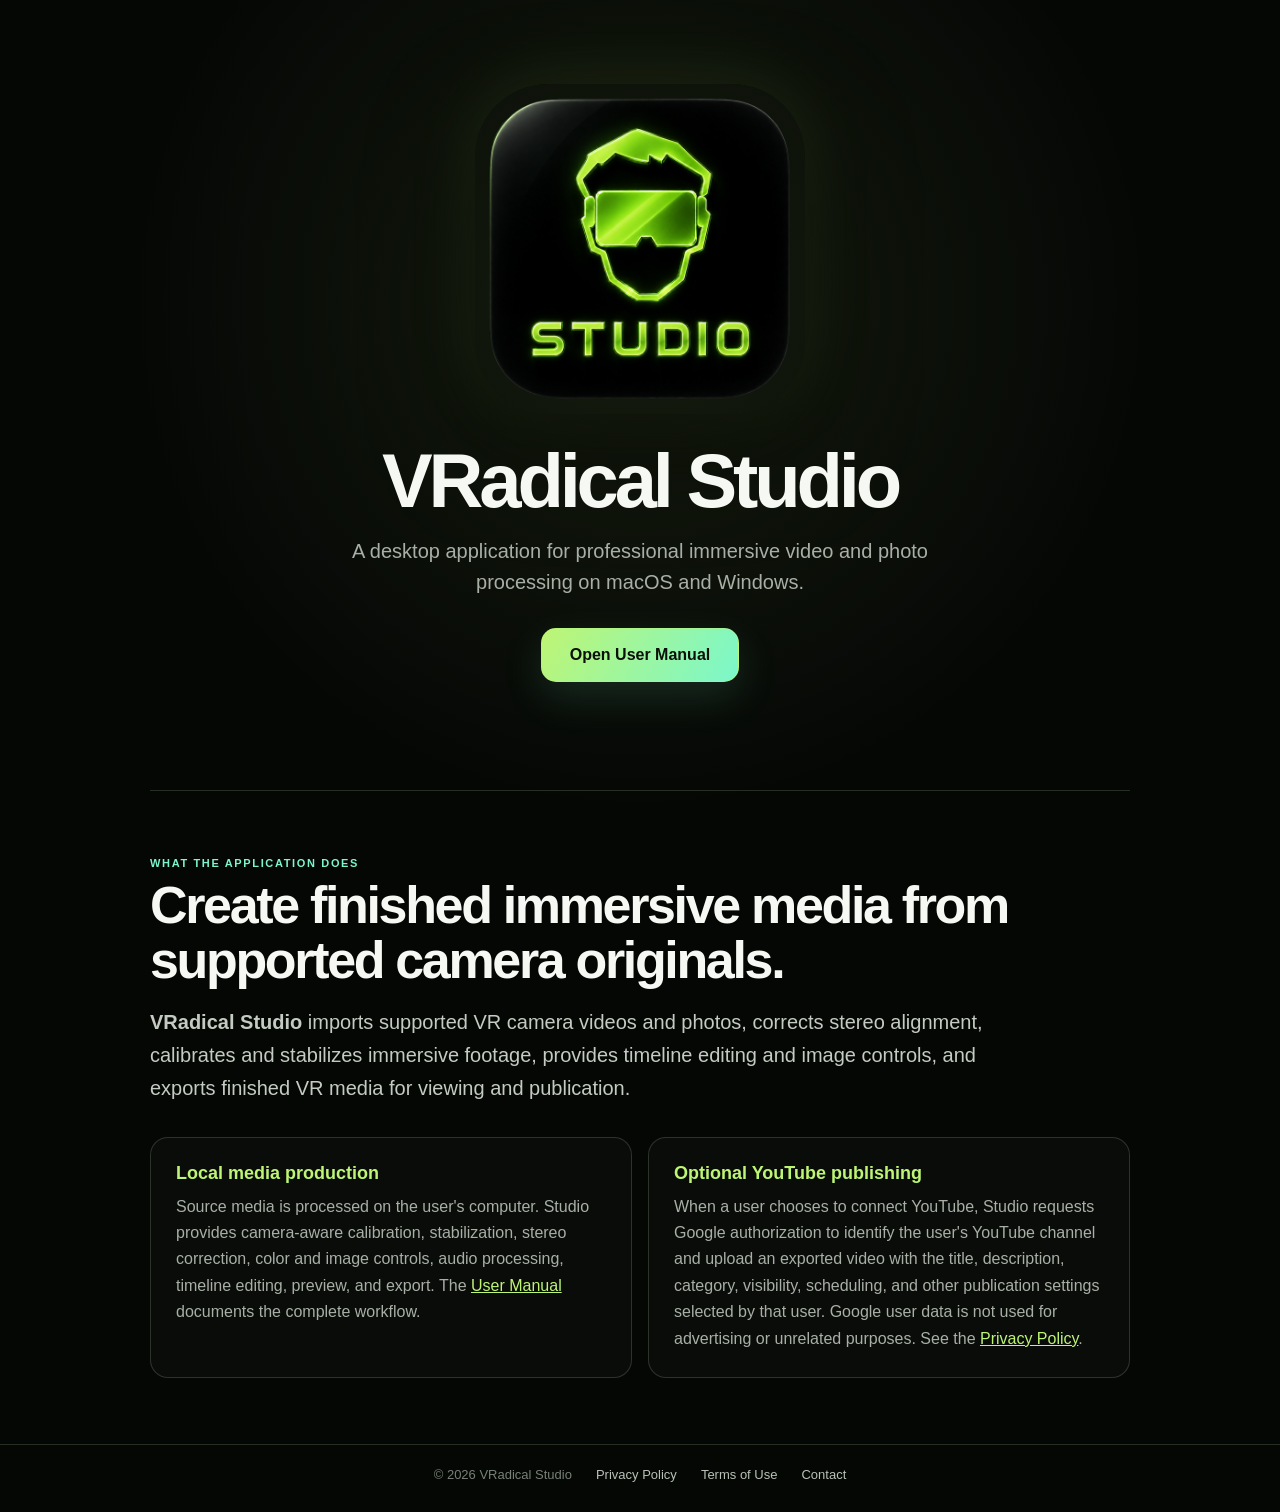
<file: index.html>
<!doctype html>
<html lang="en">
<head>
  <meta charset="utf-8">
  <meta name="viewport" content="width=device-width, initial-scale=1">
  <meta name="color-scheme" content="dark">
  <meta name="application-name" content="VRadical Studio">
  <meta name="description" content="VRadical Studio is a desktop application for calibrating, stabilizing, editing, exporting, and publishing immersive VR video and photos on macOS and Windows.">
  <meta name="google-site-verification" content="WB7hEEY9IKajRSVUdWCYzg2ljHeq5scECKU6FnV0sSU">
  <meta property="og:type" content="website">
  <meta property="og:site_name" content="VRadical Studio">
  <meta property="og:title" content="VRadical Studio">
  <meta property="og:description" content="Professional VR video and photo calibration, stabilization, editing, export, and optional YouTube publishing for macOS and Windows.">
  <meta property="og:url" content="https://studio.vradical.app/">
  <meta property="og:image" content="https://studio.vradical.app/assets/vradical-studio-icon.png">
  <link rel="canonical" href="https://studio.vradical.app/">
  <link rel="icon" type="image/png" href="assets/vradical-studio-icon.png">
  <title>VRadical Studio</title>
  <script type="application/ld+json">
  {
    "@context": "https://schema.org",
    "@type": "SoftwareApplication",
    "name": "VRadical Studio",
    "url": "https://studio.vradical.app/",
    "image": "https://studio.vradical.app/assets/vradical-studio-icon.png",
    "applicationCategory": "MultimediaApplication",
    "operatingSystem": "macOS, Windows",
    "description": "VRadical Studio is a desktop application for calibrating, stabilizing, editing, exporting, and publishing immersive VR video and photos."
  }
  </script>
  <style>
    :root {
      --ink: #f5f8f3;
      --muted: #a8b0a6;
      --line: rgba(215, 255, 199, .16);
      --accent: #bef574;
      --accent-2: #7bf7cb;
    }

    * { box-sizing: border-box; }

    html, body { min-height: 100%; }

    body {
      margin: 0;
      color: var(--ink);
      background:
        radial-gradient(circle at 50% 20%, rgba(190, 245, 116, .09), transparent 32rem),
        #050705;
      font-family: Inter, ui-sans-serif, -apple-system, BlinkMacSystemFont, "Segoe UI", sans-serif;
    }

    .page {
      min-height: 100vh;
      display: grid;
      grid-template-rows: auto auto;
    }

    main {
      padding: clamp(36px, 7vw, 84px) 24px 46px;
    }

    .hero {
      width: min(760px, 100%);
      margin: 0 auto;
      text-align: center;
    }

    .studio-icon {
      display: block;
      width: min(330px, 62vw);
      height: auto;
      margin: 0 auto 30px;
      border-radius: 22%;
      filter: none;
      box-shadow: 0 35px 100px rgba(0, 0, 0, .55), 0 0 70px rgba(190, 245, 116, .12);
    }

    h1 {
      margin: 0;
      font-size: clamp(42px, 8vw, 76px);
      line-height: .98;
      letter-spacing: -.055em;
    }

    .tagline {
      max-width: 590px;
      margin: 18px auto 30px;
      color: var(--muted);
      font-size: clamp(16px, 2vw, 20px);
      line-height: 1.55;
    }

    .manual-button {
      display: inline-flex;
      align-items: center;
      justify-content: center;
      min-height: 54px;
      padding: 0 28px;
      border: 1px solid rgba(190, 245, 116, .55);
      border-radius: 15px;
      color: #0b1008;
      background: linear-gradient(120deg, var(--accent), var(--accent-2));
      box-shadow: 0 15px 42px rgba(123, 247, 203, .13);
      font-weight: 850;
      text-decoration: none;
      transition: transform 160ms ease, box-shadow 160ms ease;
    }

    .manual-button:hover { transform: translateY(-2px); box-shadow: 0 20px 50px rgba(123, 247, 203, .2); }
    .manual-button:focus-visible { outline: 3px solid var(--accent); outline-offset: 5px; }

    .purpose {
      width: min(980px, 100%);
      margin: clamp(62px, 9vw, 108px) auto 20px;
      padding-top: clamp(42px, 6vw, 66px);
      border-top: 1px solid var(--line);
    }

    .purpose-label {
      margin: 0 0 9px;
      color: var(--accent-2);
      font-size: 11px;
      font-weight: 850;
      letter-spacing: .15em;
      text-transform: uppercase;
    }

    .purpose h2 {
      margin: 0;
      font-size: clamp(32px, 5vw, 52px);
      line-height: 1.05;
      letter-spacing: -.045em;
    }

    .purpose-intro {
      max-width: 850px;
      margin: 18px 0 32px;
      color: #c4cbc2;
      font-size: clamp(17px, 2vw, 20px);
      line-height: 1.65;
    }

    .purpose-grid {
      display: grid;
      grid-template-columns: repeat(2, minmax(0, 1fr));
      gap: 16px;
    }

    .purpose-card {
      padding: 25px;
      border: 1px solid var(--line);
      border-radius: 18px;
      background: rgba(255, 255, 255, .025);
    }

    .purpose-card h3 {
      margin: 0 0 10px;
      color: var(--accent);
      font-size: 18px;
    }

    .purpose-card p {
      margin: 0;
      color: var(--muted);
      line-height: 1.65;
    }

    .purpose-card a { color: var(--accent); }

    footer {
      display: flex;
      flex-wrap: wrap;
      justify-content: center;
      gap: 10px 24px;
      padding: 22px 24px 30px;
      border-top: 1px solid var(--line);
      color: #788077;
      font-size: 13px;
    }

    footer a { color: #b9c1b7; text-decoration: none; }
    footer a:hover { color: var(--accent); }

    @media (max-width: 700px) {
      .purpose-grid { grid-template-columns: 1fr; }
      .purpose-card { padding: 21px; }
    }

    @media (prefers-reduced-motion: reduce) {
      .manual-button { transition: none; }
    }
  </style>
</head>
<body>
  <div class="page">
    <main>
      <section class="hero" aria-labelledby="page-title">
        <img class="studio-icon" src="assets/vradical-studio-icon.png" alt="VRadical Studio app icon">
        <h1 id="page-title">VRadical Studio</h1>
        <p class="tagline">A desktop application for professional immersive video and photo processing on macOS and Windows.</p>
        <a class="manual-button" href="manual/">Open User Manual</a>
      </section>
      <section class="purpose" aria-labelledby="purpose-title">
        <p class="purpose-label">What the application does</p>
        <h2 id="purpose-title">Create finished immersive media from supported camera originals.</h2>
        <p class="purpose-intro"><strong>VRadical Studio</strong> imports supported VR camera videos and photos, corrects stereo alignment, calibrates and stabilizes immersive footage, provides timeline editing and image controls, and exports finished VR media for viewing and publication.</p>
        <div class="purpose-grid">
          <article class="purpose-card">
            <h3>Local media production</h3>
            <p>Source media is processed on the user's computer. Studio provides camera-aware calibration, stabilization, stereo correction, color and image controls, audio processing, timeline editing, preview, and export. The <a href="manual/">User Manual</a> documents the complete workflow.</p>
          </article>
          <article class="purpose-card">
            <h3>Optional YouTube publishing</h3>
            <p>When a user chooses to connect YouTube, Studio requests Google authorization to identify the user's YouTube channel and upload an exported video with the title, description, category, visibility, scheduling, and other publication settings selected by that user. Google user data is not used for advertising or unrelated purposes. See the <a href="privacy/">Privacy Policy</a>.</p>
          </article>
        </div>
      </section>
    </main>
    <footer>
      <span>&copy; 2026 VRadical Studio</span>
      <a href="privacy/">Privacy Policy</a>
      <a href="terms/">Terms of Use</a>
      <a href="mailto:cheloute.vr@gmail.com">Contact</a>
    </footer>
  </div>
</body>
</html>
</file>
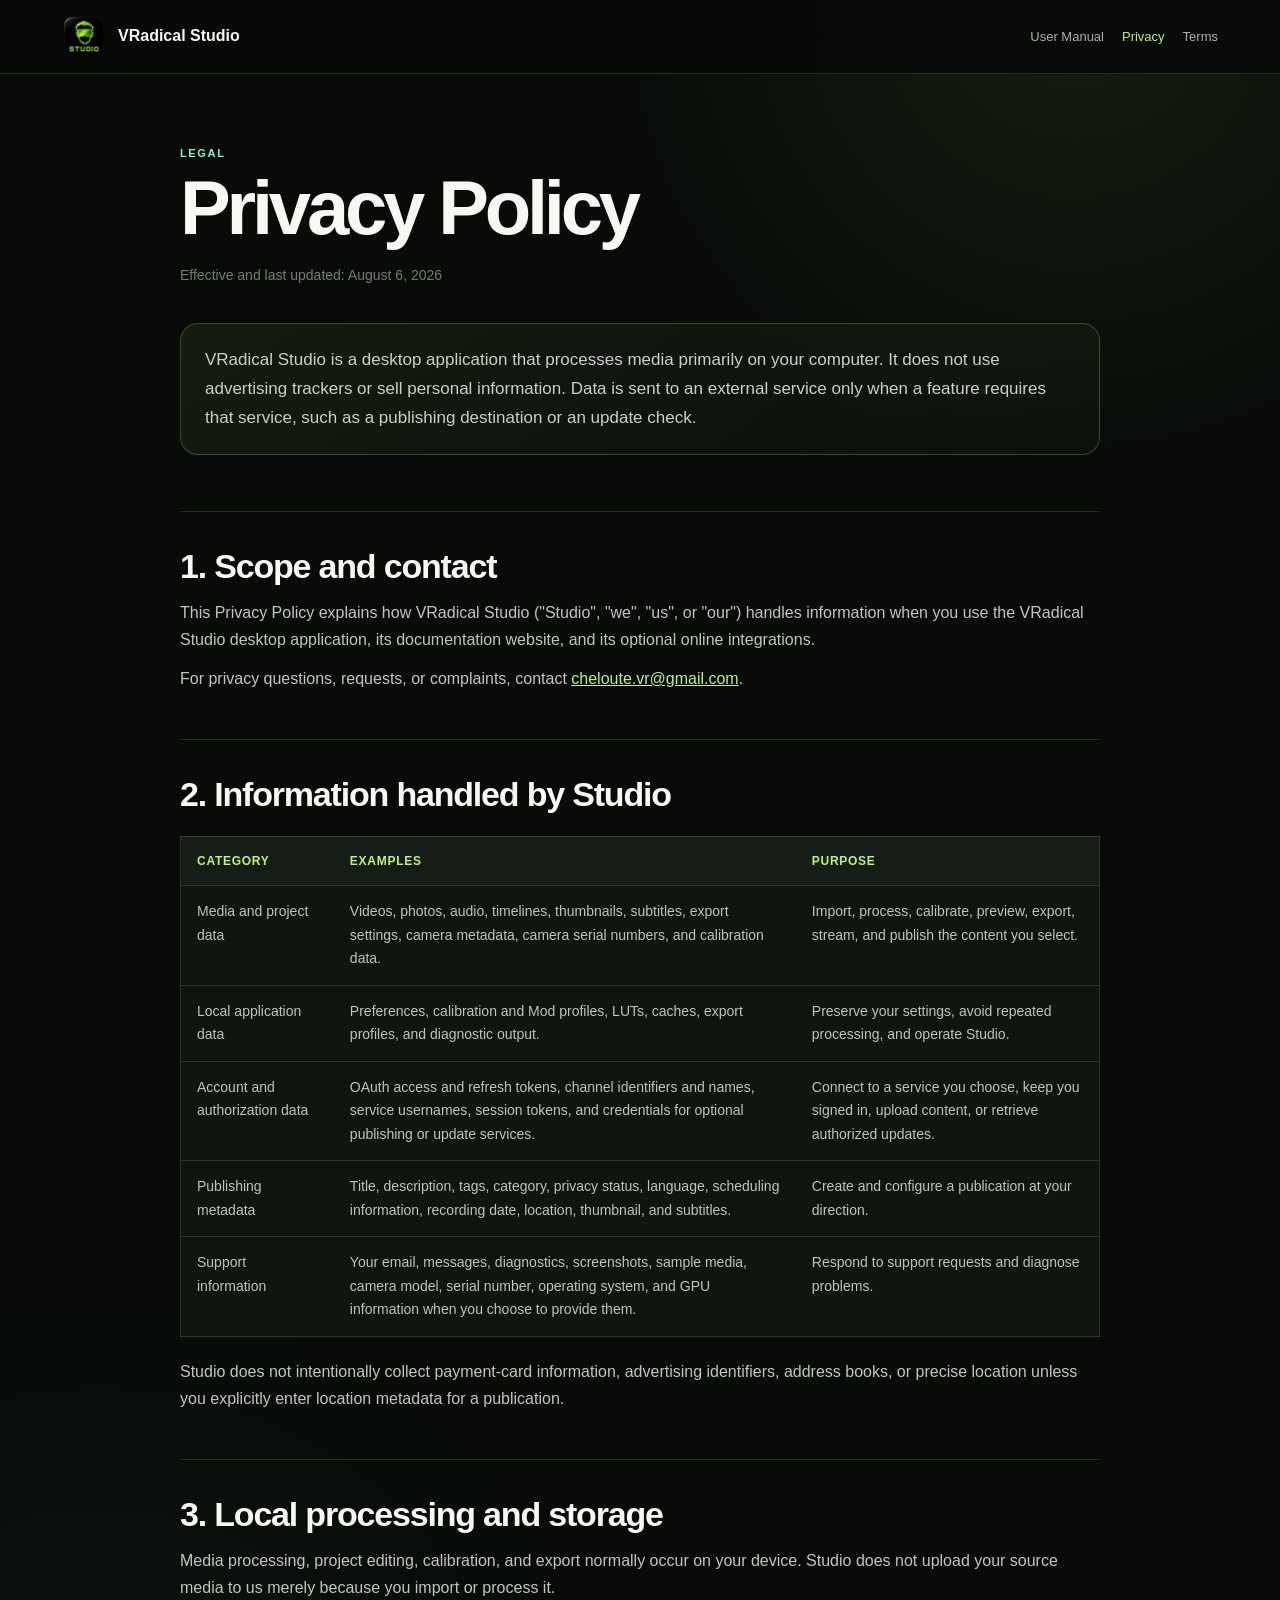
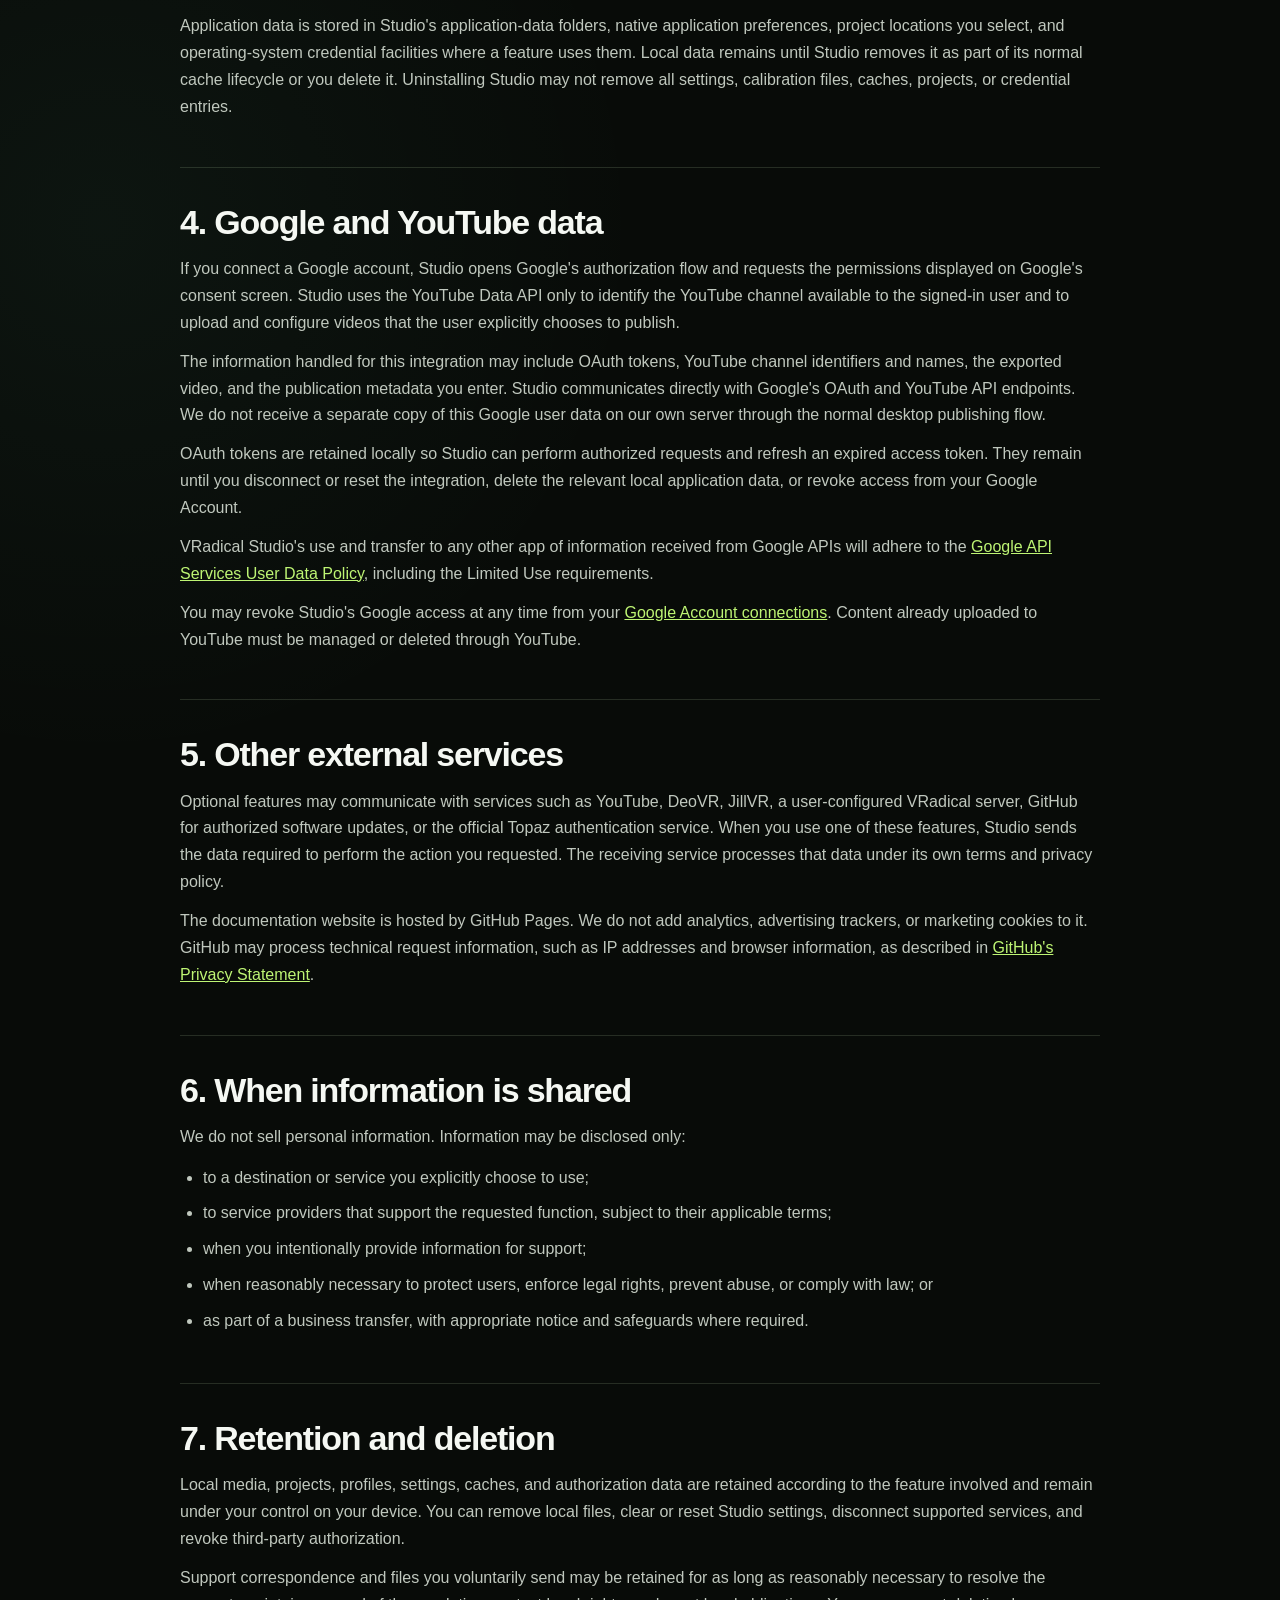
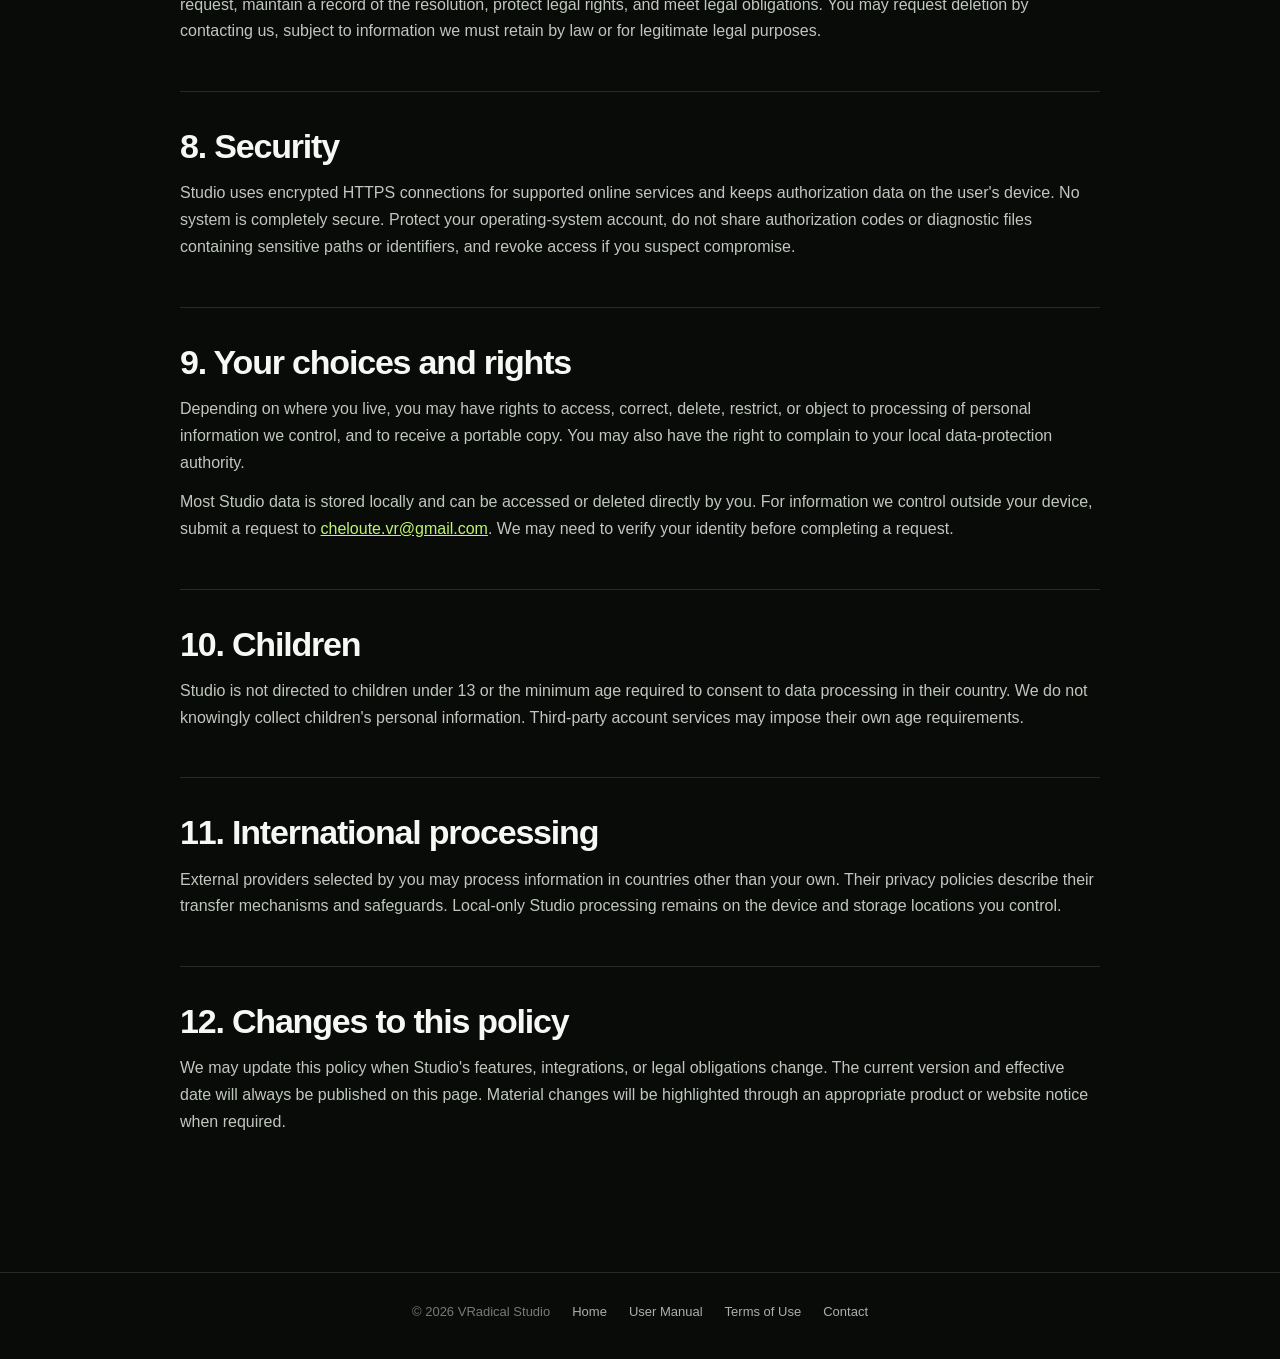
<file: privacy/index.html>
<!doctype html>
<html lang="en">
<head>
  <meta charset="utf-8">
  <meta name="viewport" content="width=device-width, initial-scale=1">
  <meta name="color-scheme" content="dark">
  <meta name="description" content="Privacy Policy for VRadical Studio.">
  <link rel="canonical" href="https://studio.vradical.app/privacy/">
  <link rel="icon" type="image/png" href="../assets/vradical-studio-icon.png">
  <link rel="stylesheet" href="../assets/legal.css">
  <title>Privacy Policy | VRadical Studio</title>
</head>
<body>
  <header class="site-header">
    <a class="brand" href="../"><img src="../assets/vradical-studio-icon.png" alt=""><span>VRadical Studio</span></a>
    <nav class="site-nav" aria-label="Primary navigation">
      <a href="../manual/">User Manual</a>
      <a href="./" aria-current="page">Privacy</a>
      <a href="../terms/">Terms</a>
    </nav>
  </header>

  <main>
    <p class="eyebrow">Legal</p>
    <h1>Privacy Policy</h1>
    <p class="effective-date">Effective and last updated: August 6, 2026</p>

    <p class="summary">VRadical Studio is a desktop application that processes media primarily on your computer. It does not use advertising trackers or sell personal information. Data is sent to an external service only when a feature requires that service, such as a publishing destination or an update check.</p>

    <section class="legal-section">
      <h2>1. Scope and contact</h2>
      <p>This Privacy Policy explains how VRadical Studio ("Studio", "we", "us", or "our") handles information when you use the VRadical Studio desktop application, its documentation website, and its optional online integrations.</p>
      <p>For privacy questions, requests, or complaints, contact <a href="mailto:cheloute.vr@gmail.com">cheloute.vr@gmail.com</a>.</p>
    </section>

    <section class="legal-section">
      <h2>2. Information handled by Studio</h2>
      <table class="data-table">
        <thead><tr><th>Category</th><th>Examples</th><th>Purpose</th></tr></thead>
        <tbody>
          <tr><td>Media and project data</td><td>Videos, photos, audio, timelines, thumbnails, subtitles, export settings, camera metadata, camera serial numbers, and calibration data.</td><td>Import, process, calibrate, preview, export, stream, and publish the content you select.</td></tr>
          <tr><td>Local application data</td><td>Preferences, calibration and Mod profiles, LUTs, caches, export profiles, and diagnostic output.</td><td>Preserve your settings, avoid repeated processing, and operate Studio.</td></tr>
          <tr><td>Account and authorization data</td><td>OAuth access and refresh tokens, channel identifiers and names, service usernames, session tokens, and credentials for optional publishing or update services.</td><td>Connect to a service you choose, keep you signed in, upload content, or retrieve authorized updates.</td></tr>
          <tr><td>Publishing metadata</td><td>Title, description, tags, category, privacy status, language, scheduling information, recording date, location, thumbnail, and subtitles.</td><td>Create and configure a publication at your direction.</td></tr>
          <tr><td>Support information</td><td>Your email, messages, diagnostics, screenshots, sample media, camera model, serial number, operating system, and GPU information when you choose to provide them.</td><td>Respond to support requests and diagnose problems.</td></tr>
        </tbody>
      </table>
      <p>Studio does not intentionally collect payment-card information, advertising identifiers, address books, or precise location unless you explicitly enter location metadata for a publication.</p>
    </section>

    <section class="legal-section">
      <h2>3. Local processing and storage</h2>
      <p>Media processing, project editing, calibration, and export normally occur on your device. Studio does not upload your source media to us merely because you import or process it.</p>
      <p>Application data is stored in Studio's application-data folders, native application preferences, project locations you select, and operating-system credential facilities where a feature uses them. Local data remains until Studio removes it as part of its normal cache lifecycle or you delete it. Uninstalling Studio may not remove all settings, calibration files, caches, projects, or credential entries.</p>
    </section>

    <section class="legal-section">
      <h2>4. Google and YouTube data</h2>
      <p>If you connect a Google account, Studio opens Google's authorization flow and requests the permissions displayed on Google's consent screen. Studio uses the YouTube Data API only to identify the YouTube channel available to the signed-in user and to upload and configure videos that the user explicitly chooses to publish.</p>
      <p>The information handled for this integration may include OAuth tokens, YouTube channel identifiers and names, the exported video, and the publication metadata you enter. Studio communicates directly with Google's OAuth and YouTube API endpoints. We do not receive a separate copy of this Google user data on our own server through the normal desktop publishing flow.</p>
      <p>OAuth tokens are retained locally so Studio can perform authorized requests and refresh an expired access token. They remain until you disconnect or reset the integration, delete the relevant local application data, or revoke access from your Google Account.</p>
      <p>VRadical Studio's use and transfer to any other app of information received from Google APIs will adhere to the <a href="https://developers.google.com/terms/api-services-user-data-policy">Google API Services User Data Policy</a>, including the Limited Use requirements.</p>
      <p>You may revoke Studio's Google access at any time from your <a href="https://myaccount.google.com/connections">Google Account connections</a>. Content already uploaded to YouTube must be managed or deleted through YouTube.</p>
    </section>

    <section class="legal-section">
      <h2>5. Other external services</h2>
      <p>Optional features may communicate with services such as YouTube, DeoVR, JillVR, a user-configured VRadical server, GitHub for authorized software updates, or the official Topaz authentication service. When you use one of these features, Studio sends the data required to perform the action you requested. The receiving service processes that data under its own terms and privacy policy.</p>
      <p>The documentation website is hosted by GitHub Pages. We do not add analytics, advertising trackers, or marketing cookies to it. GitHub may process technical request information, such as IP addresses and browser information, as described in <a href="https://docs.github.com/en/site-policy/privacy-policies/github-general-privacy-statement">GitHub's Privacy Statement</a>.</p>
    </section>

    <section class="legal-section">
      <h2>6. When information is shared</h2>
      <p>We do not sell personal information. Information may be disclosed only:</p>
      <ul>
        <li>to a destination or service you explicitly choose to use;</li>
        <li>to service providers that support the requested function, subject to their applicable terms;</li>
        <li>when you intentionally provide information for support;</li>
        <li>when reasonably necessary to protect users, enforce legal rights, prevent abuse, or comply with law; or</li>
        <li>as part of a business transfer, with appropriate notice and safeguards where required.</li>
      </ul>
    </section>

    <section class="legal-section">
      <h2>7. Retention and deletion</h2>
      <p>Local media, projects, profiles, settings, caches, and authorization data are retained according to the feature involved and remain under your control on your device. You can remove local files, clear or reset Studio settings, disconnect supported services, and revoke third-party authorization.</p>
      <p>Support correspondence and files you voluntarily send may be retained for as long as reasonably necessary to resolve the request, maintain a record of the resolution, protect legal rights, and meet legal obligations. You may request deletion by contacting us, subject to information we must retain by law or for legitimate legal purposes.</p>
    </section>

    <section class="legal-section">
      <h2>8. Security</h2>
      <p>Studio uses encrypted HTTPS connections for supported online services and keeps authorization data on the user's device. No system is completely secure. Protect your operating-system account, do not share authorization codes or diagnostic files containing sensitive paths or identifiers, and revoke access if you suspect compromise.</p>
    </section>

    <section class="legal-section">
      <h2>9. Your choices and rights</h2>
      <p>Depending on where you live, you may have rights to access, correct, delete, restrict, or object to processing of personal information we control, and to receive a portable copy. You may also have the right to complain to your local data-protection authority.</p>
      <p>Most Studio data is stored locally and can be accessed or deleted directly by you. For information we control outside your device, submit a request to <a href="mailto:cheloute.vr@gmail.com">cheloute.vr@gmail.com</a>. We may need to verify your identity before completing a request.</p>
    </section>

    <section class="legal-section">
      <h2>10. Children</h2>
      <p>Studio is not directed to children under 13 or the minimum age required to consent to data processing in their country. We do not knowingly collect children's personal information. Third-party account services may impose their own age requirements.</p>
    </section>

    <section class="legal-section">
      <h2>11. International processing</h2>
      <p>External providers selected by you may process information in countries other than your own. Their privacy policies describe their transfer mechanisms and safeguards. Local-only Studio processing remains on the device and storage locations you control.</p>
    </section>

    <section class="legal-section">
      <h2>12. Changes to this policy</h2>
      <p>We may update this policy when Studio's features, integrations, or legal obligations change. The current version and effective date will always be published on this page. Material changes will be highlighted through an appropriate product or website notice when required.</p>
    </section>
  </main>

  <footer class="legal-footer">
    <span>&copy; 2026 VRadical Studio</span>
    <a href="../">Home</a>
    <a href="../manual/">User Manual</a>
    <a href="../terms/">Terms of Use</a>
    <a href="mailto:cheloute.vr@gmail.com">Contact</a>
  </footer>
</body>
</html>
</file>
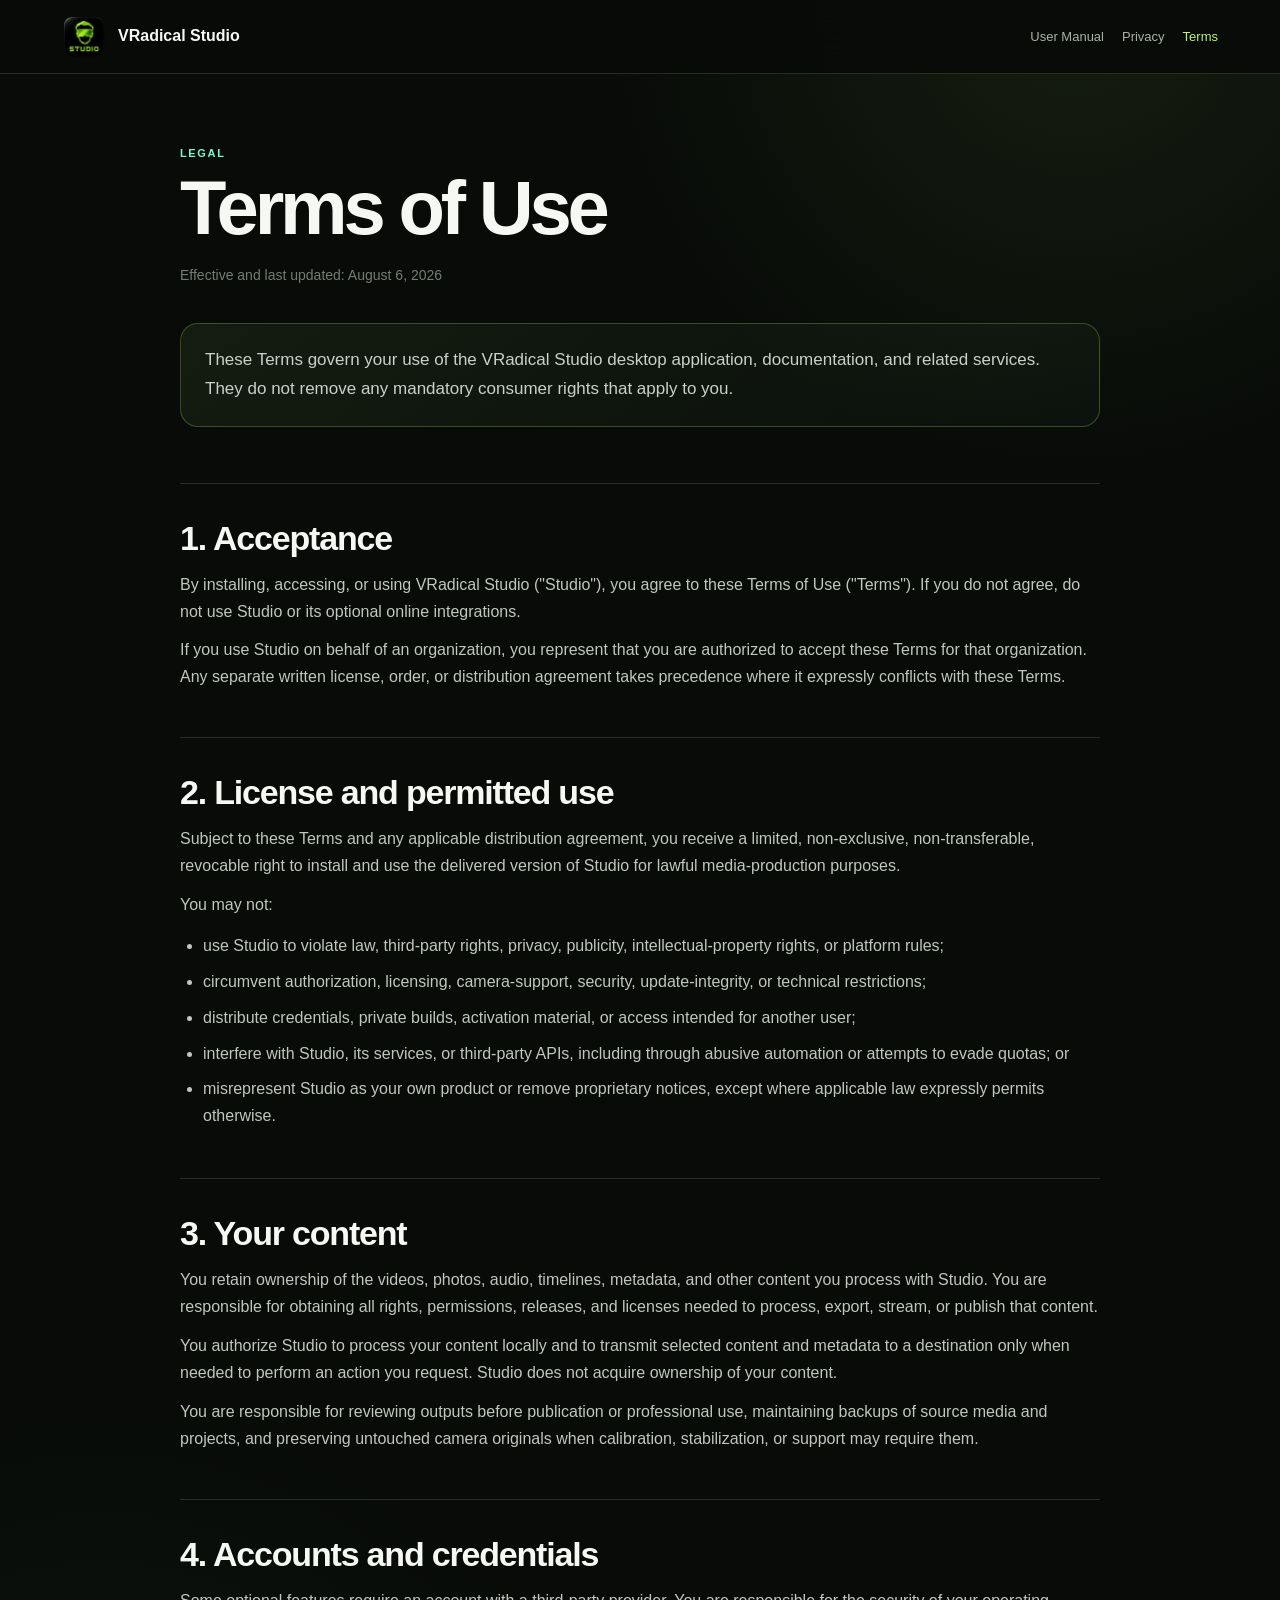
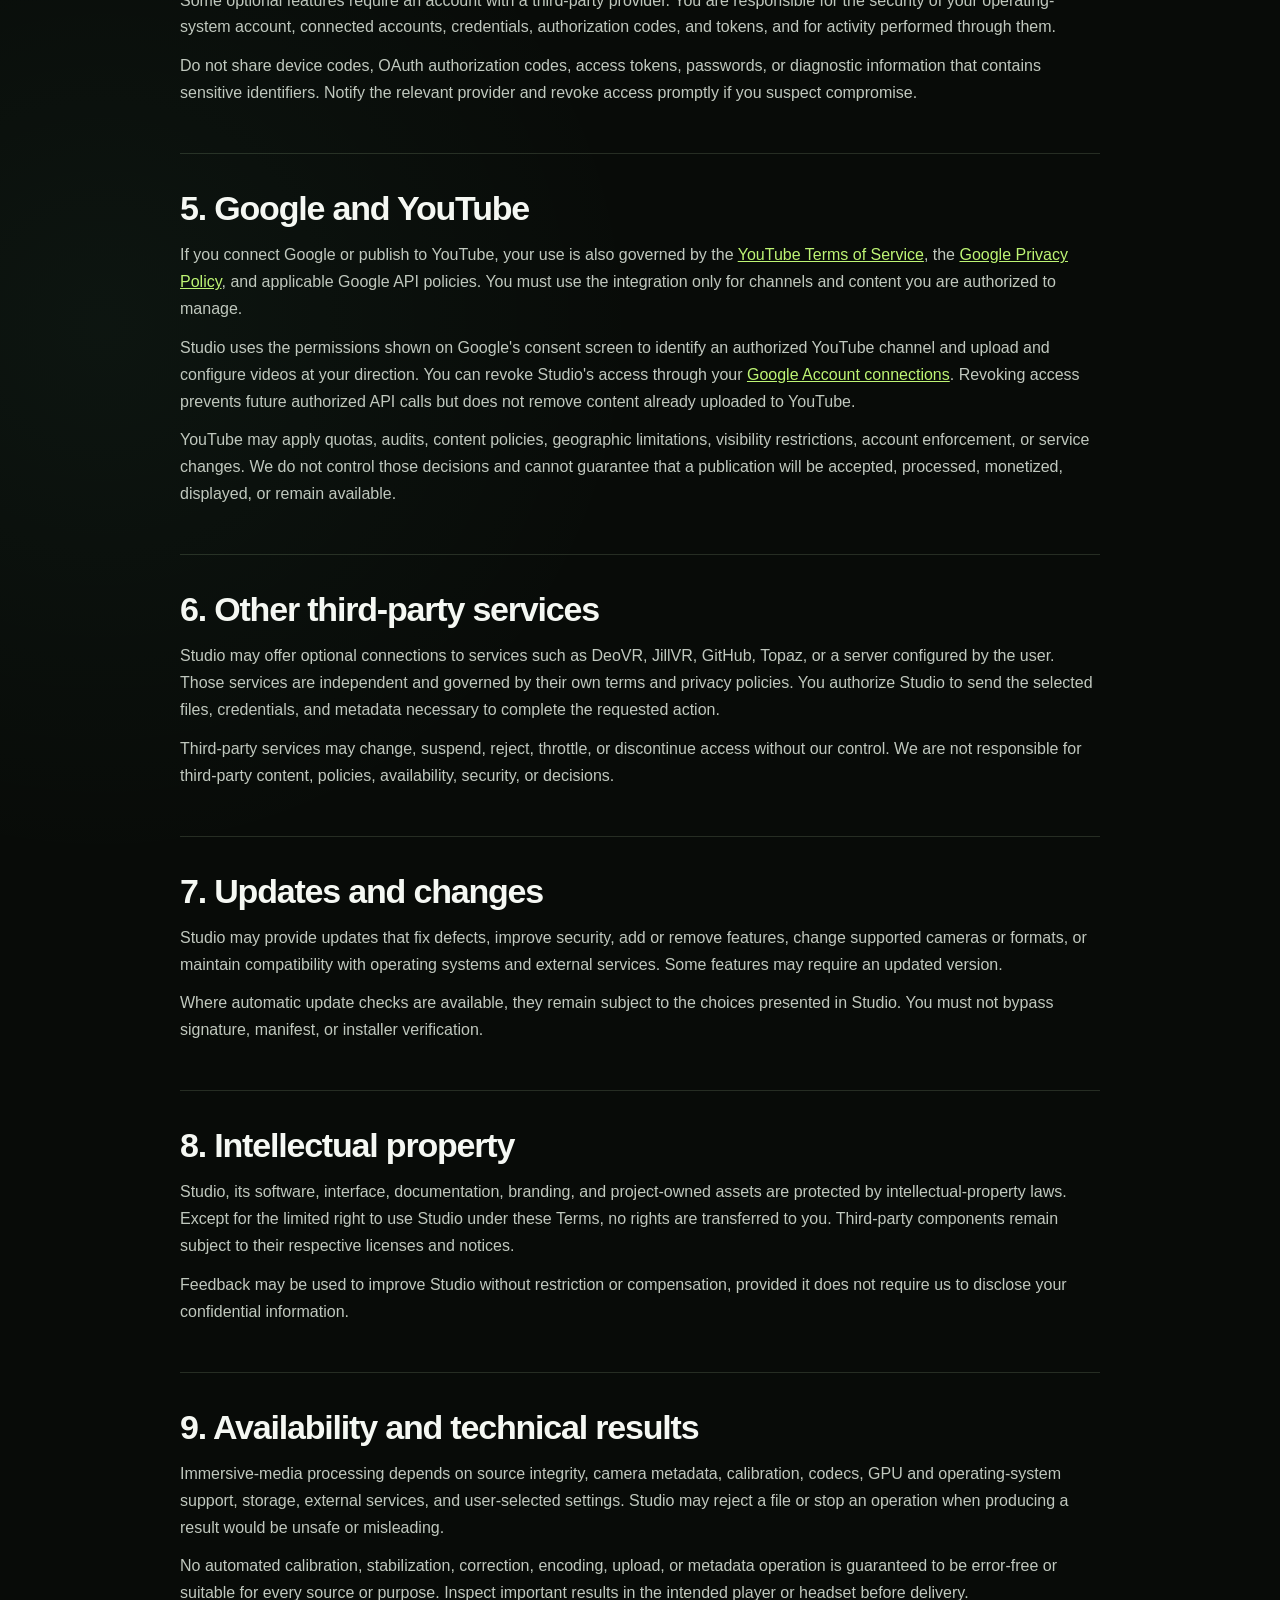
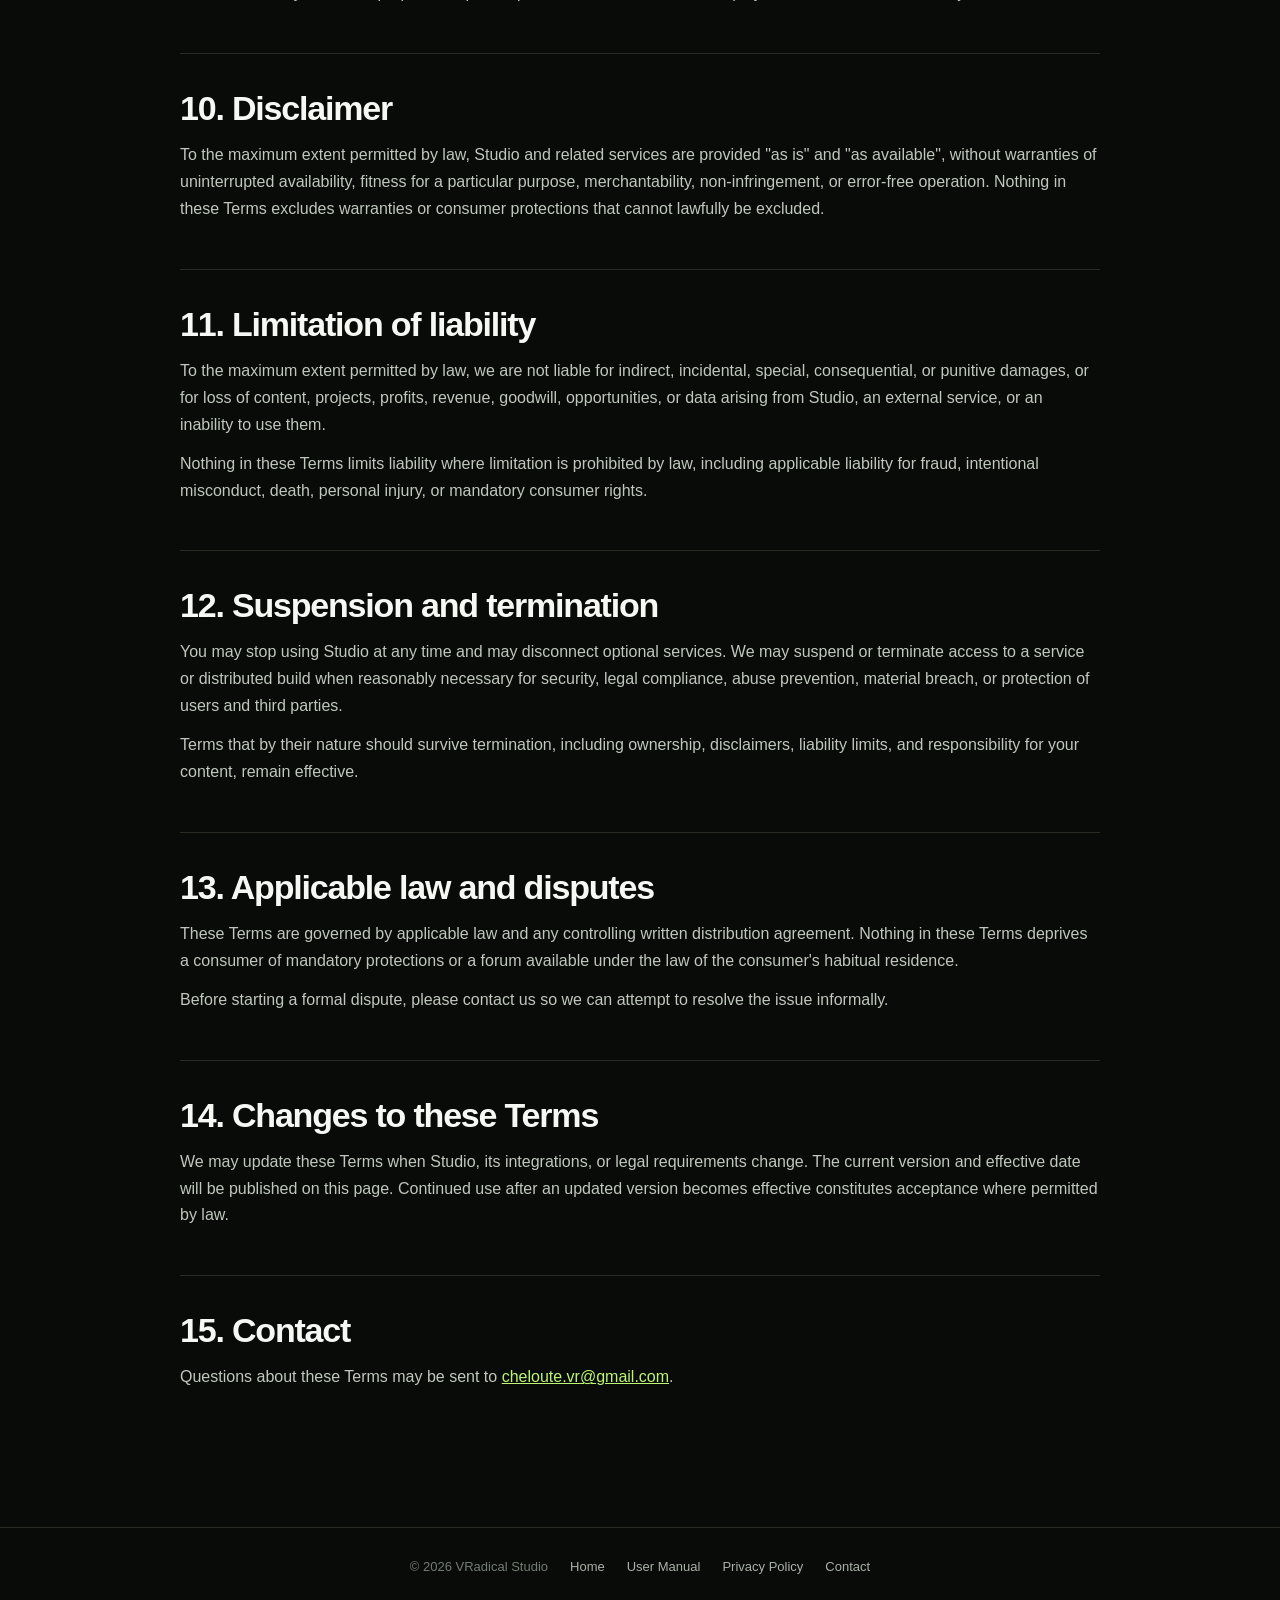
<file: terms/index.html>
<!doctype html>
<html lang="en">
<head>
  <meta charset="utf-8">
  <meta name="viewport" content="width=device-width, initial-scale=1">
  <meta name="color-scheme" content="dark">
  <meta name="description" content="Terms of Use for VRadical Studio.">
  <link rel="canonical" href="https://studio.vradical.app/terms/">
  <link rel="icon" type="image/png" href="../assets/vradical-studio-icon.png">
  <link rel="stylesheet" href="../assets/legal.css">
  <title>Terms of Use | VRadical Studio</title>
</head>
<body>
  <header class="site-header">
    <a class="brand" href="../"><img src="../assets/vradical-studio-icon.png" alt=""><span>VRadical Studio</span></a>
    <nav class="site-nav" aria-label="Primary navigation">
      <a href="../manual/">User Manual</a>
      <a href="../privacy/">Privacy</a>
      <a href="./" aria-current="page">Terms</a>
    </nav>
  </header>

  <main>
    <p class="eyebrow">Legal</p>
    <h1>Terms of Use</h1>
    <p class="effective-date">Effective and last updated: August 6, 2026</p>

    <p class="summary">These Terms govern your use of the VRadical Studio desktop application, documentation, and related services. They do not remove any mandatory consumer rights that apply to you.</p>

    <section class="legal-section">
      <h2>1. Acceptance</h2>
      <p>By installing, accessing, or using VRadical Studio ("Studio"), you agree to these Terms of Use ("Terms"). If you do not agree, do not use Studio or its optional online integrations.</p>
      <p>If you use Studio on behalf of an organization, you represent that you are authorized to accept these Terms for that organization. Any separate written license, order, or distribution agreement takes precedence where it expressly conflicts with these Terms.</p>
    </section>

    <section class="legal-section">
      <h2>2. License and permitted use</h2>
      <p>Subject to these Terms and any applicable distribution agreement, you receive a limited, non-exclusive, non-transferable, revocable right to install and use the delivered version of Studio for lawful media-production purposes.</p>
      <p>You may not:</p>
      <ul>
        <li>use Studio to violate law, third-party rights, privacy, publicity, intellectual-property rights, or platform rules;</li>
        <li>circumvent authorization, licensing, camera-support, security, update-integrity, or technical restrictions;</li>
        <li>distribute credentials, private builds, activation material, or access intended for another user;</li>
        <li>interfere with Studio, its services, or third-party APIs, including through abusive automation or attempts to evade quotas; or</li>
        <li>misrepresent Studio as your own product or remove proprietary notices, except where applicable law expressly permits otherwise.</li>
      </ul>
    </section>

    <section class="legal-section">
      <h2>3. Your content</h2>
      <p>You retain ownership of the videos, photos, audio, timelines, metadata, and other content you process with Studio. You are responsible for obtaining all rights, permissions, releases, and licenses needed to process, export, stream, or publish that content.</p>
      <p>You authorize Studio to process your content locally and to transmit selected content and metadata to a destination only when needed to perform an action you request. Studio does not acquire ownership of your content.</p>
      <p>You are responsible for reviewing outputs before publication or professional use, maintaining backups of source media and projects, and preserving untouched camera originals when calibration, stabilization, or support may require them.</p>
    </section>

    <section class="legal-section">
      <h2>4. Accounts and credentials</h2>
      <p>Some optional features require an account with a third-party provider. You are responsible for the security of your operating-system account, connected accounts, credentials, authorization codes, and tokens, and for activity performed through them.</p>
      <p>Do not share device codes, OAuth authorization codes, access tokens, passwords, or diagnostic information that contains sensitive identifiers. Notify the relevant provider and revoke access promptly if you suspect compromise.</p>
    </section>

    <section class="legal-section">
      <h2>5. Google and YouTube</h2>
      <p>If you connect Google or publish to YouTube, your use is also governed by the <a href="https://www.youtube.com/t/terms">YouTube Terms of Service</a>, the <a href="https://policies.google.com/privacy">Google Privacy Policy</a>, and applicable Google API policies. You must use the integration only for channels and content you are authorized to manage.</p>
      <p>Studio uses the permissions shown on Google's consent screen to identify an authorized YouTube channel and upload and configure videos at your direction. You can revoke Studio's access through your <a href="https://myaccount.google.com/connections">Google Account connections</a>. Revoking access prevents future authorized API calls but does not remove content already uploaded to YouTube.</p>
      <p>YouTube may apply quotas, audits, content policies, geographic limitations, visibility restrictions, account enforcement, or service changes. We do not control those decisions and cannot guarantee that a publication will be accepted, processed, monetized, displayed, or remain available.</p>
    </section>

    <section class="legal-section">
      <h2>6. Other third-party services</h2>
      <p>Studio may offer optional connections to services such as DeoVR, JillVR, GitHub, Topaz, or a server configured by the user. Those services are independent and governed by their own terms and privacy policies. You authorize Studio to send the selected files, credentials, and metadata necessary to complete the requested action.</p>
      <p>Third-party services may change, suspend, reject, throttle, or discontinue access without our control. We are not responsible for third-party content, policies, availability, security, or decisions.</p>
    </section>

    <section class="legal-section">
      <h2>7. Updates and changes</h2>
      <p>Studio may provide updates that fix defects, improve security, add or remove features, change supported cameras or formats, or maintain compatibility with operating systems and external services. Some features may require an updated version.</p>
      <p>Where automatic update checks are available, they remain subject to the choices presented in Studio. You must not bypass signature, manifest, or installer verification.</p>
    </section>

    <section class="legal-section">
      <h2>8. Intellectual property</h2>
      <p>Studio, its software, interface, documentation, branding, and project-owned assets are protected by intellectual-property laws. Except for the limited right to use Studio under these Terms, no rights are transferred to you. Third-party components remain subject to their respective licenses and notices.</p>
      <p>Feedback may be used to improve Studio without restriction or compensation, provided it does not require us to disclose your confidential information.</p>
    </section>

    <section class="legal-section">
      <h2>9. Availability and technical results</h2>
      <p>Immersive-media processing depends on source integrity, camera metadata, calibration, codecs, GPU and operating-system support, storage, external services, and user-selected settings. Studio may reject a file or stop an operation when producing a result would be unsafe or misleading.</p>
      <p>No automated calibration, stabilization, correction, encoding, upload, or metadata operation is guaranteed to be error-free or suitable for every source or purpose. Inspect important results in the intended player or headset before delivery.</p>
    </section>

    <section class="legal-section">
      <h2>10. Disclaimer</h2>
      <p>To the maximum extent permitted by law, Studio and related services are provided "as is" and "as available", without warranties of uninterrupted availability, fitness for a particular purpose, merchantability, non-infringement, or error-free operation. Nothing in these Terms excludes warranties or consumer protections that cannot lawfully be excluded.</p>
    </section>

    <section class="legal-section">
      <h2>11. Limitation of liability</h2>
      <p>To the maximum extent permitted by law, we are not liable for indirect, incidental, special, consequential, or punitive damages, or for loss of content, projects, profits, revenue, goodwill, opportunities, or data arising from Studio, an external service, or an inability to use them.</p>
      <p>Nothing in these Terms limits liability where limitation is prohibited by law, including applicable liability for fraud, intentional misconduct, death, personal injury, or mandatory consumer rights.</p>
    </section>

    <section class="legal-section">
      <h2>12. Suspension and termination</h2>
      <p>You may stop using Studio at any time and may disconnect optional services. We may suspend or terminate access to a service or distributed build when reasonably necessary for security, legal compliance, abuse prevention, material breach, or protection of users and third parties.</p>
      <p>Terms that by their nature should survive termination, including ownership, disclaimers, liability limits, and responsibility for your content, remain effective.</p>
    </section>

    <section class="legal-section">
      <h2>13. Applicable law and disputes</h2>
      <p>These Terms are governed by applicable law and any controlling written distribution agreement. Nothing in these Terms deprives a consumer of mandatory protections or a forum available under the law of the consumer's habitual residence.</p>
      <p>Before starting a formal dispute, please contact us so we can attempt to resolve the issue informally.</p>
    </section>

    <section class="legal-section">
      <h2>14. Changes to these Terms</h2>
      <p>We may update these Terms when Studio, its integrations, or legal requirements change. The current version and effective date will be published on this page. Continued use after an updated version becomes effective constitutes acceptance where permitted by law.</p>
    </section>

    <section class="legal-section">
      <h2>15. Contact</h2>
      <p>Questions about these Terms may be sent to <a href="mailto:cheloute.vr@gmail.com">cheloute.vr@gmail.com</a>.</p>
    </section>
  </main>

  <footer class="legal-footer">
    <span>&copy; 2026 VRadical Studio</span>
    <a href="../">Home</a>
    <a href="../manual/">User Manual</a>
    <a href="../privacy/">Privacy Policy</a>
    <a href="mailto:cheloute.vr@gmail.com">Contact</a>
  </footer>
</body>
</html>
</file>
<file: assets/legal.css>
:root {
  --ink: #f5f8f3;
  --muted: #aab2a8;
  --dim: #747d73;
  --surface: #101510;
  --surface-2: #161d16;
  --line: rgba(215, 255, 199, .14);
  --accent: #bef574;
  --accent-2: #7bf7cb;
}

* { box-sizing: border-box; }
html { scroll-behavior: smooth; }

body {
  margin: 0;
  color: var(--ink);
  background:
    radial-gradient(circle at 84% 0%, rgba(190, 245, 116, .08), transparent 30rem),
    radial-gradient(circle at 8% 40%, rgba(123, 247, 203, .045), transparent 34rem),
    #080b08;
  font-family: Inter, ui-sans-serif, -apple-system, BlinkMacSystemFont, "Segoe UI", sans-serif;
  font-size: 16px;
  line-height: 1.68;
}

a { color: var(--accent); }
a:hover { color: var(--accent-2); }

.site-header {
  position: sticky;
  top: 0;
  z-index: 10;
  display: flex;
  align-items: center;
  justify-content: space-between;
  gap: 24px;
  min-height: 74px;
  padding: 12px clamp(18px, 5vw, 62px);
  border-bottom: 1px solid var(--line);
  background: rgba(8, 11, 8, .9);
  backdrop-filter: blur(22px);
}

.brand {
  display: flex;
  align-items: center;
  gap: 12px;
  color: var(--ink);
  font-weight: 800;
  text-decoration: none;
}

.brand img { width: 44px; height: 44px; border-radius: 12px; }

.site-nav { display: flex; flex-wrap: wrap; justify-content: flex-end; gap: 8px 18px; }
.site-nav a { color: var(--muted); font-size: 13px; text-decoration: none; }
.site-nav a:hover, .site-nav a[aria-current="page"] { color: var(--accent); }

main { width: min(920px, calc(100% - 36px)); margin: 0 auto; padding: 70px 0 90px; }

.eyebrow {
  margin: 0 0 9px;
  color: var(--accent-2);
  font-size: 11px;
  font-weight: 850;
  letter-spacing: .15em;
  text-transform: uppercase;
}

h1 {
  margin: 0;
  font-size: clamp(44px, 8vw, 76px);
  line-height: .98;
  letter-spacing: -.055em;
}

.effective-date { margin: 18px 0 0; color: var(--dim); font-size: 14px; }

.summary {
  margin: 36px 0 56px;
  padding: 22px 24px;
  border: 1px solid rgba(190, 245, 116, .24);
  border-radius: 18px;
  color: #cad1c8;
  background: linear-gradient(145deg, rgba(190, 245, 116, .07), rgba(123, 247, 203, .025));
  font-size: 17px;
}

.legal-section {
  padding: 34px 0;
  border-top: 1px solid var(--line);
}

.legal-section h2 {
  margin: 0 0 14px;
  font-size: clamp(25px, 4vw, 34px);
  line-height: 1.18;
  letter-spacing: -.035em;
}

.legal-section h3 { margin: 28px 0 8px; font-size: 18px; }
.legal-section p { margin: 12px 0; color: #c0c8be; }
.legal-section ul { margin: 14px 0; padding-left: 23px; color: #c0c8be; }
.legal-section li + li { margin-top: 9px; }

.data-table { width: 100%; margin: 22px 0; border-collapse: collapse; border: 1px solid var(--line); background: var(--surface); }
.data-table th, .data-table td { padding: 14px 16px; border-bottom: 1px solid var(--line); text-align: left; vertical-align: top; }
.data-table th { color: var(--accent); background: var(--surface-2); font-size: 12px; letter-spacing: .06em; text-transform: uppercase; }
.data-table td { color: #bec6bc; font-size: 14px; }
.data-table tr:last-child td { border-bottom: 0; }

.legal-footer {
  display: flex;
  flex-wrap: wrap;
  justify-content: center;
  gap: 10px 22px;
  padding: 28px 20px 36px;
  border-top: 1px solid var(--line);
  color: var(--dim);
  font-size: 13px;
}
.legal-footer a { color: var(--muted); text-decoration: none; }
.legal-footer a:hover { color: var(--accent); }

@media (max-width: 650px) {
  .site-header { position: static; align-items: flex-start; }
  .brand span { display: none; }
  .site-nav { gap: 7px 13px; }
  main { padding-top: 46px; }
  .summary { padding: 19px; }
  .data-table { display: block; overflow-x: auto; }
}
</file>
